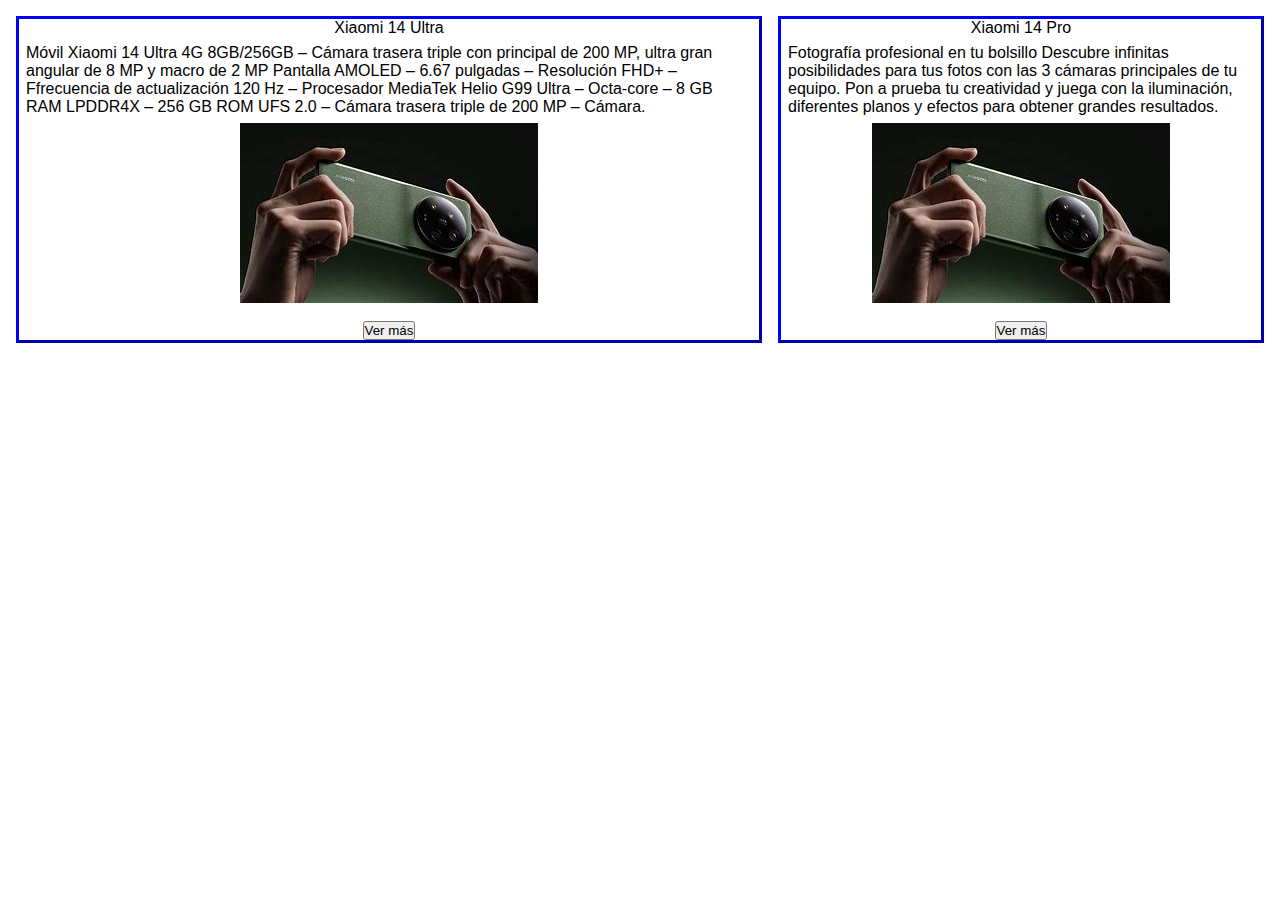
<file: HTML_SENA/index.html>
</html>
<!DOCTYPE html>
<html lang="es">
<head>
    <meta charset="utf-8" />
    <title>Productos</title>
    <meta name="viewport" content="width= width-device-width, initial-scale=1.0"/>
    <link rel="stylesheet" href="./styles.css"
</head>
<header>

</header>
<body>
    
        <section class="cont-cards">
            <article  class="card">            
                <h3>Xiaomi 14 Ultra</h3>
                <P class="parrafo">Móvil Xiaomi 14 Ultra 4G 8GB/256GB – Cámara trasera triple con principal de 200 MP, ultra gran angular de 8 MP y macro de 2 MP
                    Pantalla AMOLED – 6.67 pulgadas – Resolución FHD+ – Ffrecuencia de actualización 120 Hz – Procesador MediaTek Helio G99 Ultra – Octa-core – 8 GB RAM LPDDR4X – 256 GB ROM UFS 2.0 – Cámara trasera triple de 200 MP – Cámara.
                </P>
                <img src="Assets/14Ultra.jfif" alt="">
                <br>
                <button >Ver más</button>
    
            </article>
            <article class="card">
                <h3>Xiaomi 14 Pro</h3>
                <P>
                    Fotografía profesional en tu bolsillo
                    Descubre infinitas posibilidades para tus fotos con las 3 cámaras principales de tu equipo. Pon a prueba tu creatividad y juega con la iluminación, diferentes planos y efectos para obtener grandes resultados.
                </P>
                <img src="Assets/14Ultra.jfif" alt="">
                <br>
                <button>Ver más</button>
    
            </article>

        

        </section>
    
</body>

</html>
</file>
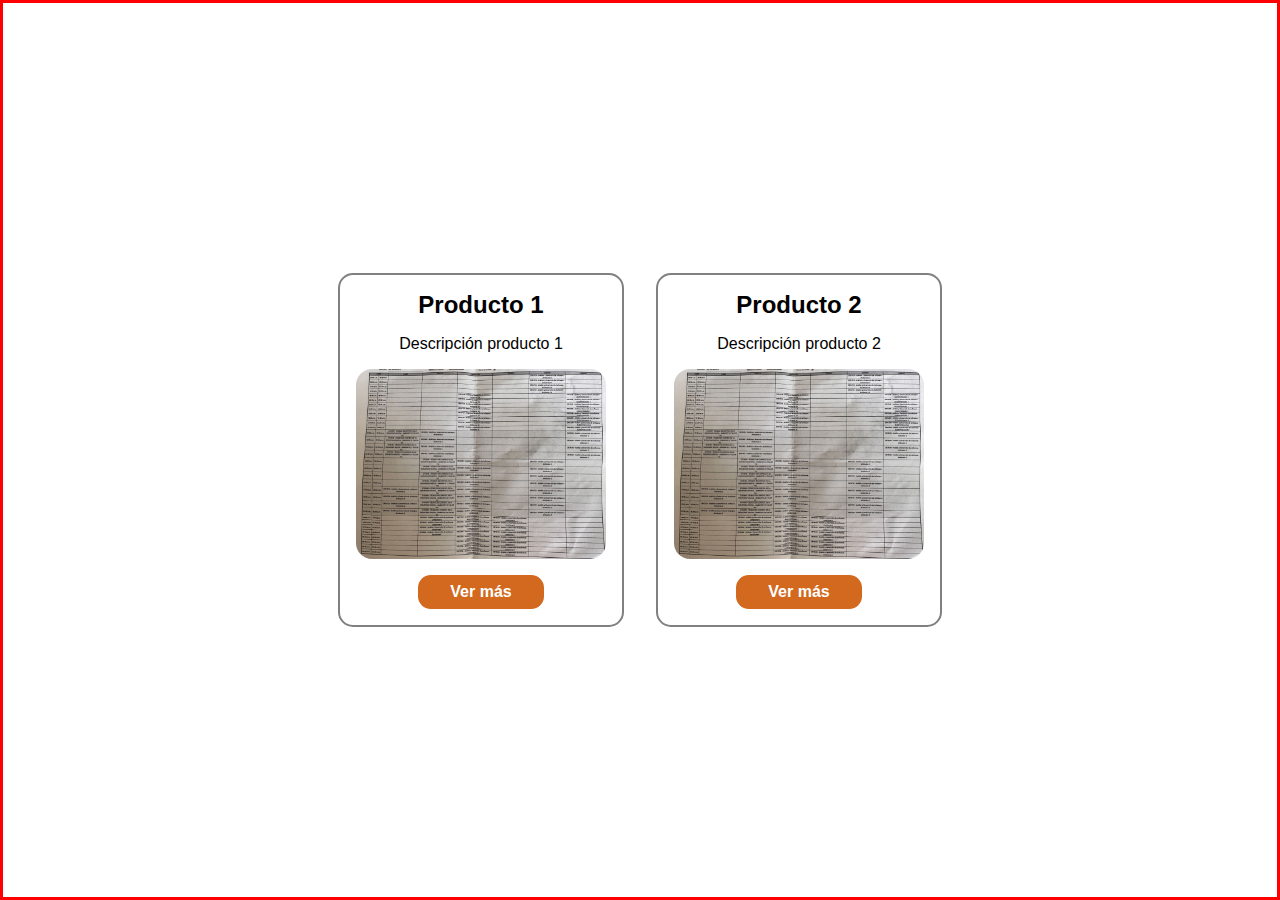
<file: Practica 1 - 06-marzo-2024/index.html>
<!DOCTYPE html>
<html lang="en">
<head>
    <meta charset="UTF-8">
    <meta name="viewport" content="width=device-width, initial-scale=1.0">
    <link rel="stylesheet" href="./style.css">
    <title>Document</title>
</head>
<body>
    <section class="contenedor-cards">
        <article class="card">
            <h3>Producto 1</h3>
            <p>Descripción producto 1</p>
            <img src="./assets/img/img-test.jpeg" alt="img-1" >
            <button>Ver más</button>
        </article>

        <article class="card">
            <h3>Producto 2</h3>
            <p>Descripción producto 2</p>
            <img src="./assets/img/img-test.jpeg" alt="img-2" >
            <button>Ver más</button>
        </article>
    </section>

</body>
</html>
</file>
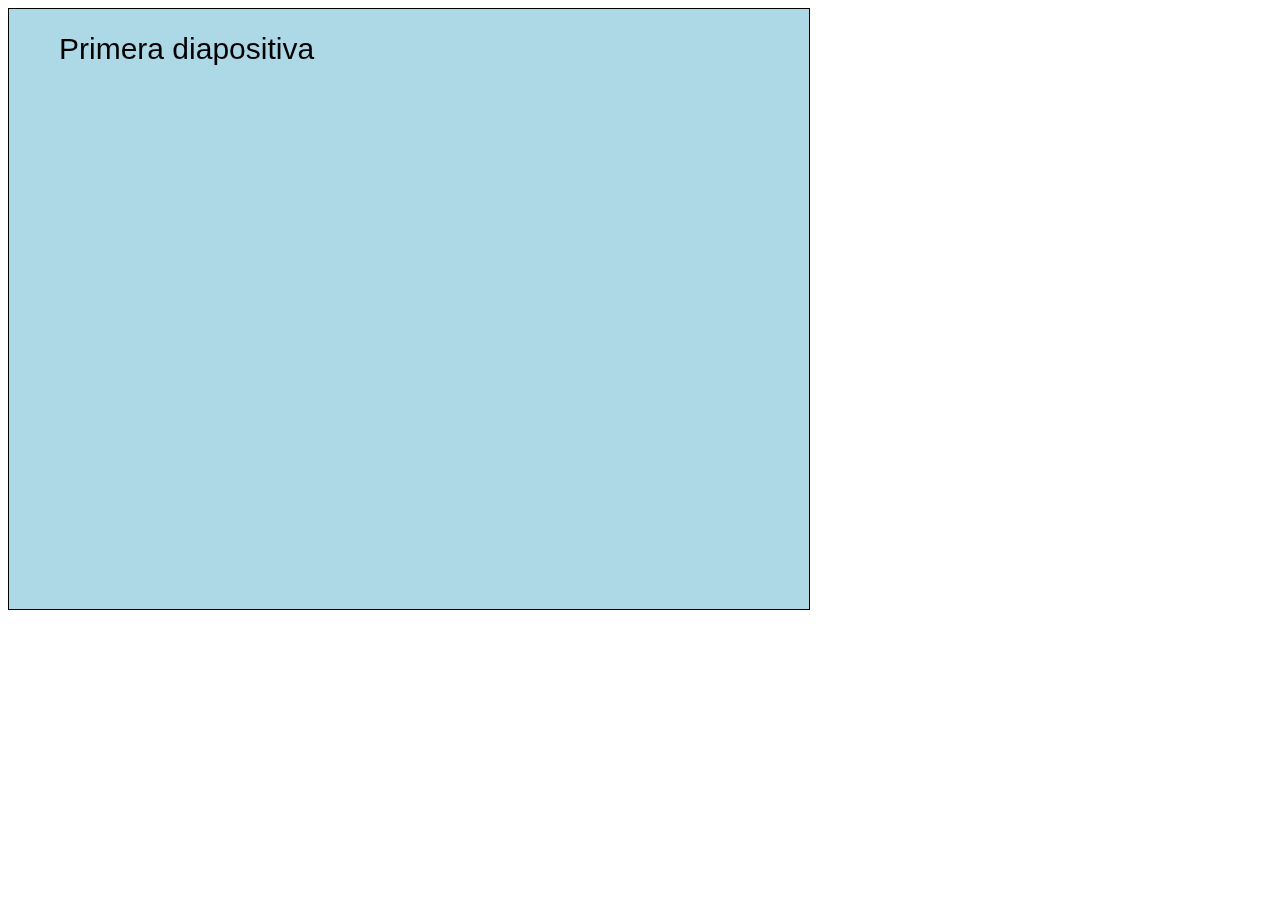
<file: HTML_III/proyecto_canvas/index.html>
<!DOCTYPE html>
<html lang="es">
<head>
<meta charset="UTF-8">
<meta name="viewport" content="width=device-width, initial-scale=1.0">
<title>Presentación tipo Canvas</title>
<style>
  canvas {
    border: 1px solid black;
  }
</style>
</head>
<body>

<canvas id="myCanvas" width="800" height="600"></canvas>

<script>
  // Obtenemos el canvas y el contexto
  var canvas = document.getElementById('myCanvas');
  var ctx = canvas.getContext('2d');

  // Array de diapositivas
  var slides = [
    { backgroundColor: 'lightblue', text: 'Primera diapositiva' },
    { backgroundColor: 'lightgreen', text: 'Segunda diapositiva' },
    { backgroundColor: 'lightcoral', text: 'Tercera diapositiva' }
  ];

  // Función para dibujar una diapositiva
  function drawSlide(slide) {
    ctx.fillStyle = slide.backgroundColor;
    ctx.fillRect(0, 0, canvas.width, canvas.height);
    ctx.fillStyle = 'black';
    ctx.font = '30px Arial';
    ctx.fillText(slide.text, 50, 50);
  }

  // Función para cambiar de diapositiva
  function changeSlide(index) {
    ctx.clearRect(0, 0, canvas.width, canvas.height);
    drawSlide(slides[index]);
  }

  // Dibujamos la primera diapositiva al cargar la página
  drawSlide(slides[0]);

  // Evento para cambiar de diapositiva al hacer clic en el canvas
  var currentSlideIndex = 0;
  canvas.addEventListener('click', function() {
    currentSlideIndex = (currentSlideIndex + 1) % slides.length;
    changeSlide(currentSlideIndex);
  });

</script>

</body>
</html>
</file>
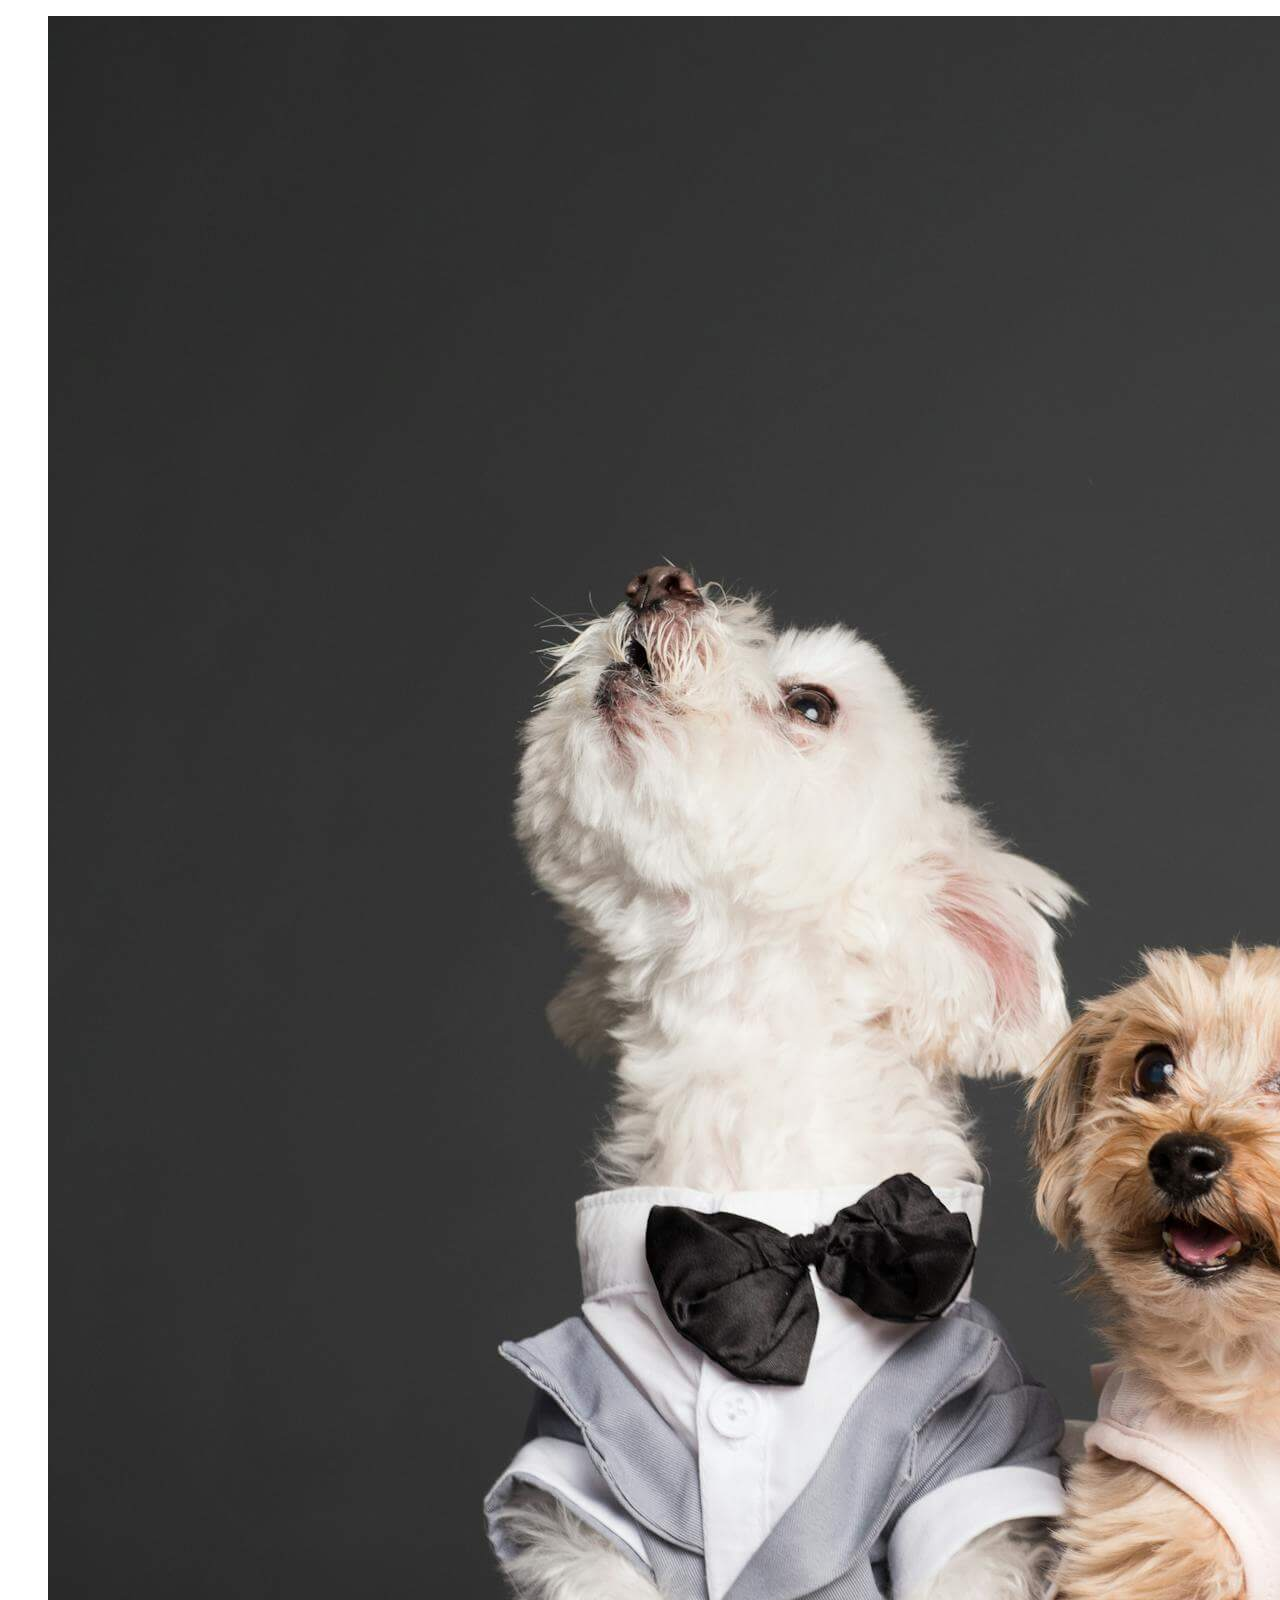
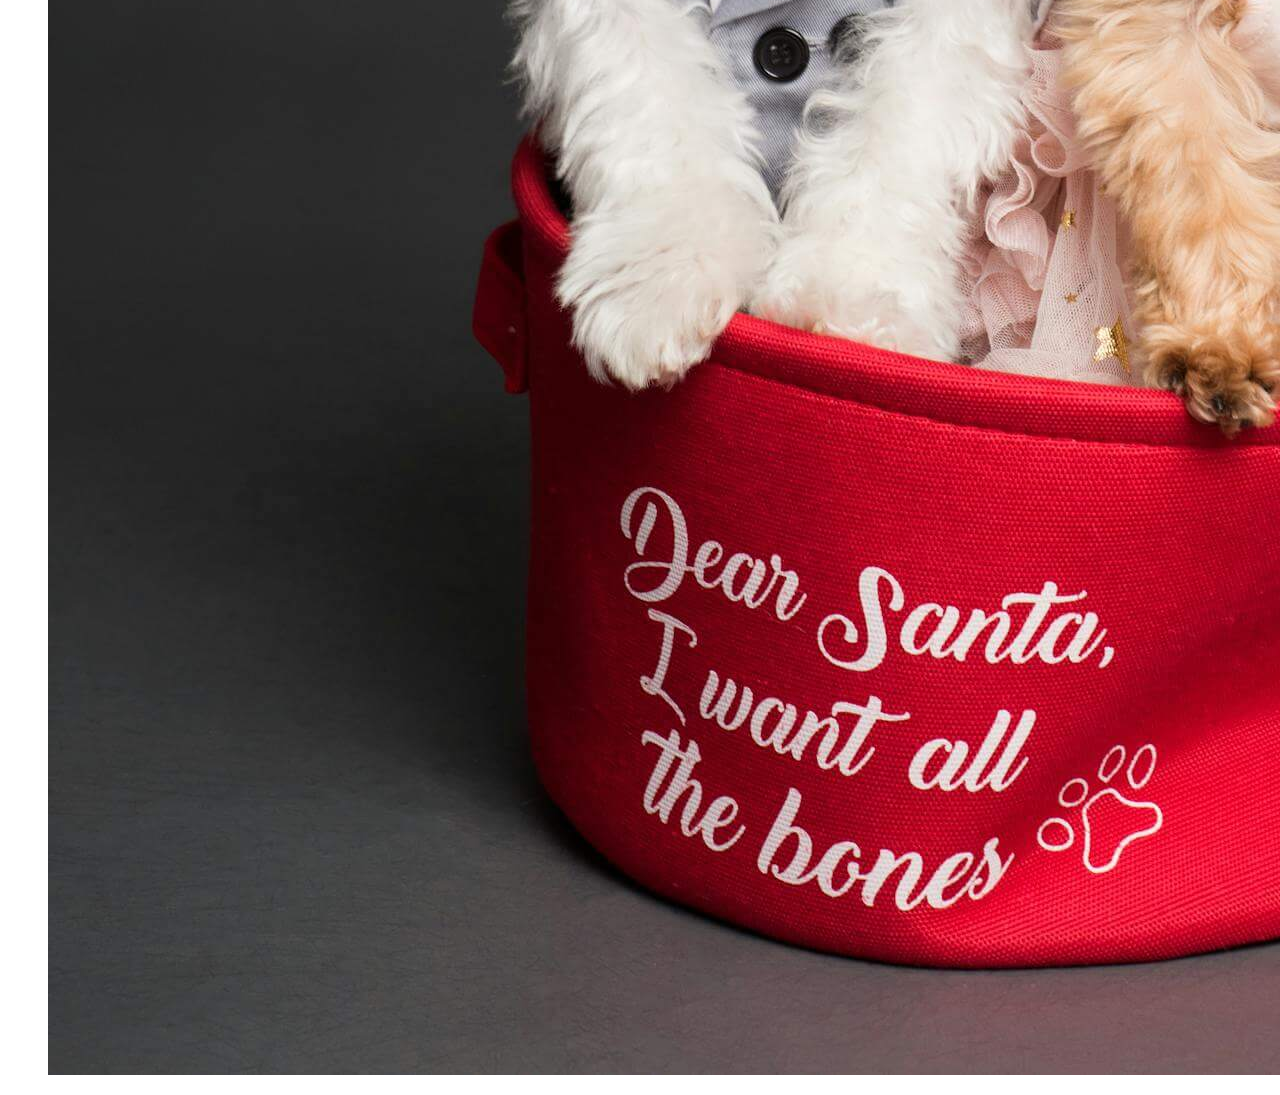
<file: HTML_PLATZI/claseImg/index.html>
<!DOCTYPE html>
<html lang="en">
<head>
    <meta charset="UTF-8">
    <meta name="viewport" content="width=device-width, initial-scale=1.0">
    <title>Document</title>
</head>
<body>
    <main>
        <section>
            <figure>
                <img src="./assets/img/pexels-grande.jpg" alt="Es una imagen de perritos">
            </figure>            
        </section>
    </main>
    
</body>
</html>
</file>
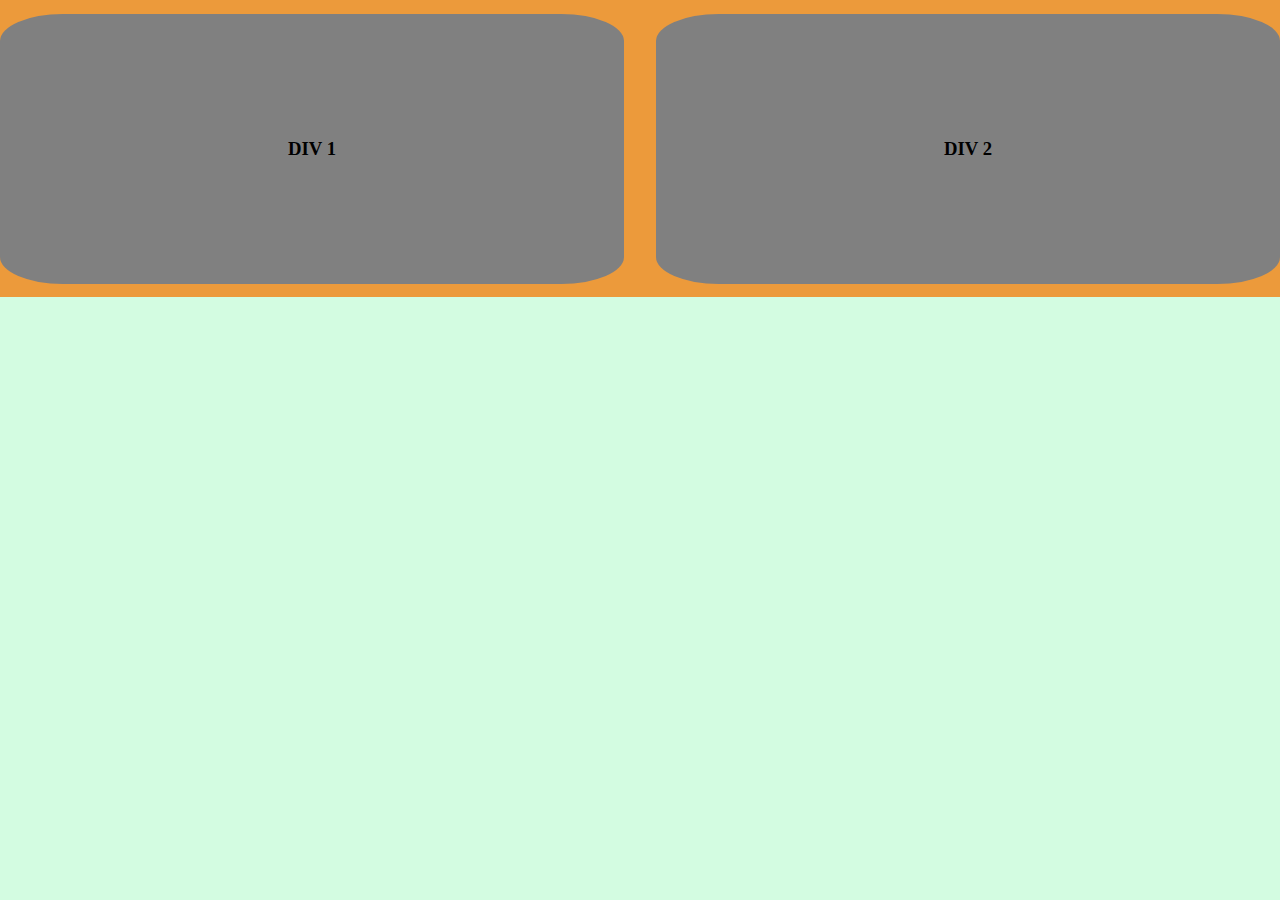
<file: HTML_SENA/Practica_16_03_24/index.html>
<!DOCTYPE html>
<html lang="es">
<head>
    <meta charset="UTF-8">
    <meta name="viewport" content="width=device-width, initial-scale=1.0">
    <title>Reto flex</title>
    <link rel="stylesheet" href="./css/style.css">
</head>
<body>
    <main >
        <section class="Section1">
            <article class="Cards1">
                <h3>DIV 1</h3>
            </article>
            <article class="Cards1">
                <h3>DIV 2</h3>
            </article>
        </section>

    </main>
        
</body>
</html>
</file>
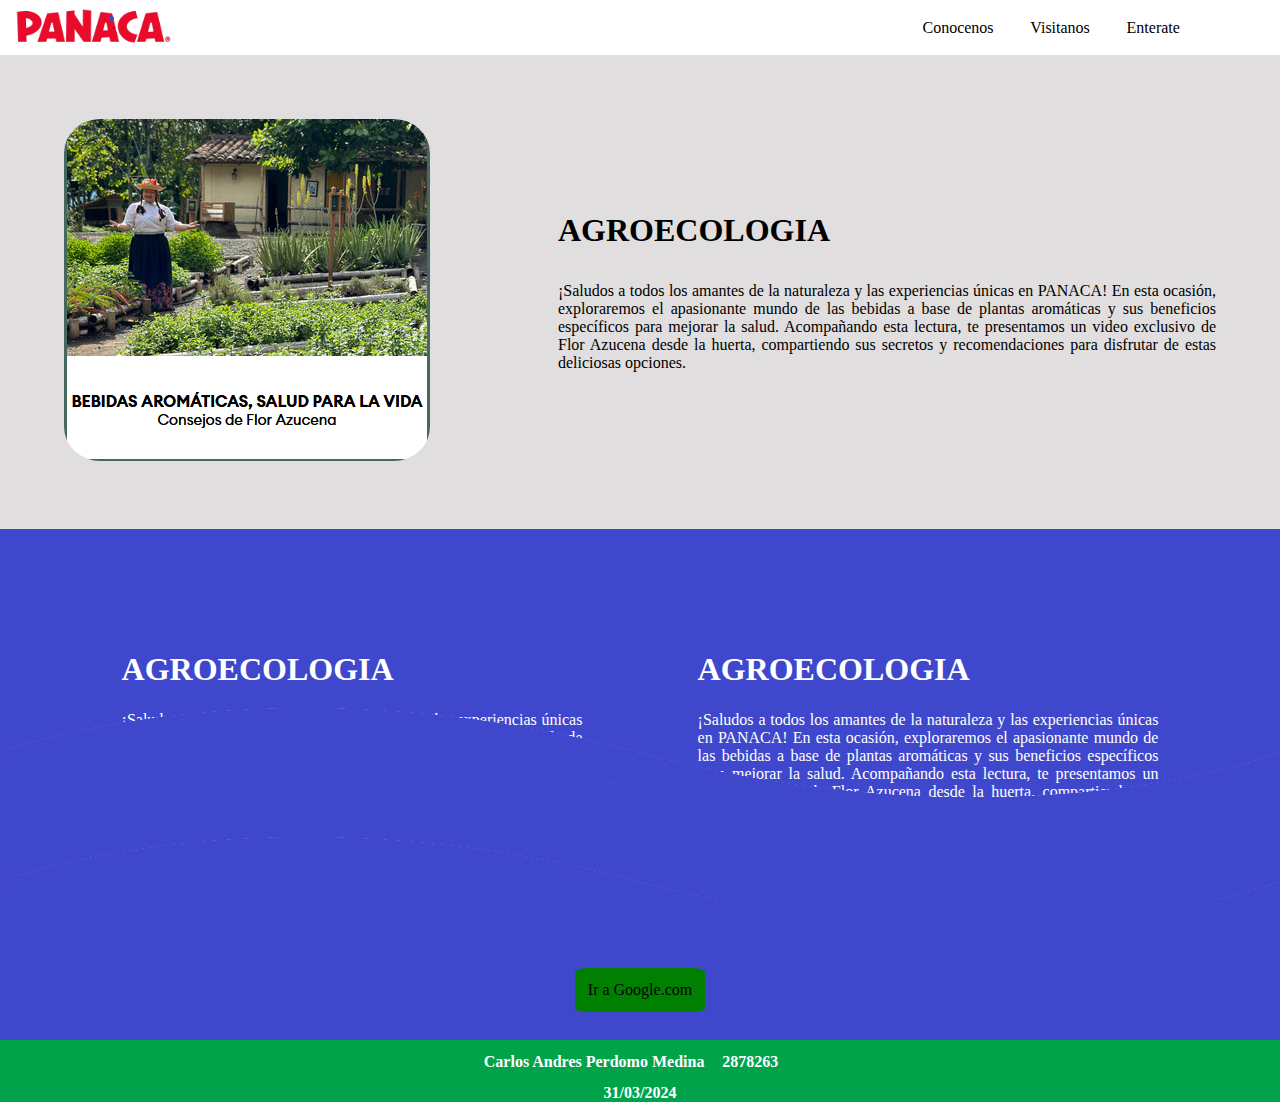
<file: HTML_SENA/ProyectoFinal/index.html>
<!DOCTYPE html>
<html lang="en">
<head>
    <meta charset="UTF-8">
    <meta name="viewport" content="width=device-width, initial-scale=1.0">
    <title>Proyecto SENA</title>
    <link rel="stylesheet" href="./CSS/style.css">
</head>

<body>

    <header>

        <article>
            <img src="./Assets/img/logo.png" alt="Logo compañia">
        </article>

        <nav>
            <a href="">Conocenos</a>
            <a href="">Visitanos</a>
            <a href="">Enterate</a>
        </nav>

    </header>

    <main>
        <section class="SesionIni">

            <article>
                <img src="./Assets/img/granja.PNG" alt="">
            </article>

            <article class="TextoIni">
               <h1>AGROECOLOGIA</h1>
               <P>¡Saludos a todos los amantes de la naturaleza y las experiencias únicas en PANACA!
                En esta ocasión, exploraremos el apasionante mundo de las bebidas a base de plantas 
                aromáticas y sus beneficios específicos para mejorar la salud. Acompañando esta lectura, 
                te presentamos un video exclusivo de Flor Azucena desde la huerta, compartiendo sus secretos
                 y recomendaciones para disfrutar de estas deliciosas opciones. </P>
            </article>

        </section>

        <section class="Ondulacion"></section>

        <section class="SeccionFin">

            <article class="TextoIni">
                <h1>AGROECOLOGIA</h1>
                <P>¡Saludos a todos los amantes de la naturaleza y las experiencias únicas en PANACA!
                 En esta ocasión, exploraremos el apasionante mundo de las bebidas a base de plantas 
                 aromáticas y sus beneficios específicos para mejorar la salud. Acompañando esta lectura, 
                 te presentamos un video exclusivo de Flor Azucena desde la huerta, compartiendo sus secretos
                  y recomendaciones para disfrutar de estas deliciosas opciones. </P> 
             </article>

             <article class="TextoIni">
                <h1>AGROECOLOGIA</h1>
                <P>¡Saludos a todos los amantes de la naturaleza y las experiencias únicas en PANACA!
                 En esta ocasión, exploraremos el apasionante mundo de las bebidas a base de plantas 
                 aromáticas y sus beneficios específicos para mejorar la salud. Acompañando esta lectura, 
                 te presentamos un video exclusivo de Flor Azucena desde la huerta, compartiendo sus secretos
                  y recomendaciones para disfrutar de estas deliciosas opciones. </P> 
             </article>

        </section>
        <section class="buttonGoogle">
            <article>
                <a href="https://www.google.com/">Ir a Google.com</a>
            </article>            
        </section>
    </main>
    <footer>
        <article>
            <h4>Carlos Andres Perdomo Medina</h4>
            <h4>2878263</h4>
        </article>
        <h4>31/03/2024</h4>
    </footer>
    
</body>
</html>
</file>
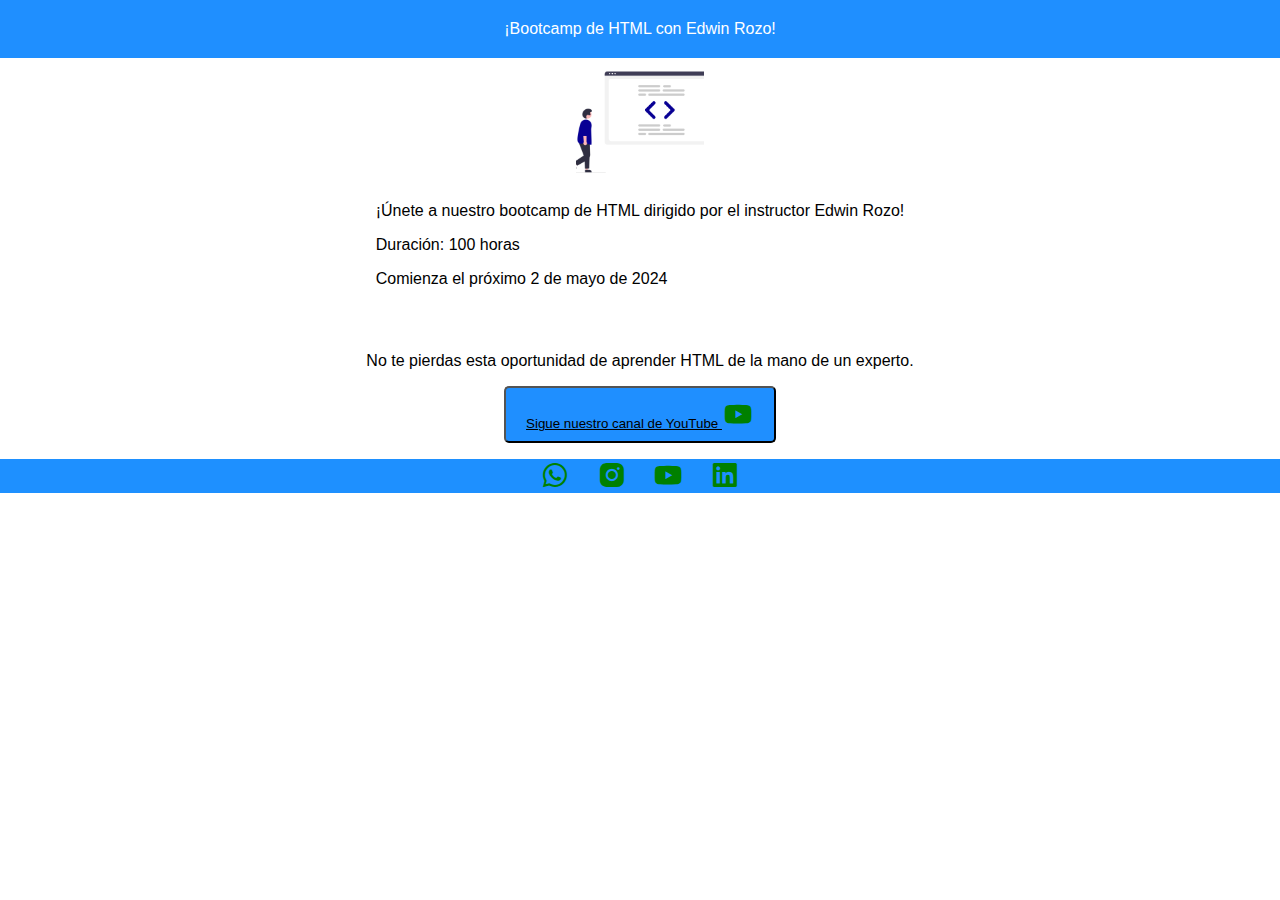
<file: HTML_SENA/reto_24_04-2024/challenge-01/index.html>
<!DOCTYPE html>
<html lang="es">
  <head>
    <meta charset="UTF-8" />
    <meta name="viewport" content="width=device-width, initial-scale=1.0" />
    <title>Bootcamp de HTML con Edwin Rozo</title>
    <link rel="stylesheet" href="./styles.css">  
    <link href='https://unpkg.com/boxicons@2.1.4/css/boxicons.min.css' rel='stylesheet'>
  </head>
  <body>
    <header class="header">
      ¡Bootcamp de HTML con Edwin Rozo!
    </header>

    <main class="main">
      <img src="./profile/profile.png" alt="">
      <section class="intro">
        <p>
          ¡Únete a nuestro bootcamp de HTML dirigido por el instructor Edwin
          Rozo!
        </p>
        <p>Duración: 100 horas</p>
        <p>Comienza el próximo 2 de mayo de 2024</p>
      </section>

      <section class="cta">
        <p>
          No te pierdas esta oportunidad de aprender HTML de la mano de un
          experto.
        </p>
        <button>
          <a class="anchor" href="https://www.youtube.com/edwindev" target="_blank"
            >Sigue nuestro canal de YouTube <i class='bx bxl-youtube'></i></a
          >
        </button>
      </section>
    </main>

    <footer class="footer">
      <div class="social">
        <a href="https://wa.me/tunumero" target="_blank"
          ><i class="bx bxl-whatsapp"></i
        ></a>
        <a href="https://www.instagram.com/tuusuario" target="_blank"
          ><i class="bx bxl-instagram-alt"></i
        ></a>
        <a href="https://www.youtube.com/tucanal" target="_blank"
          ><i class="bx bxl-youtube"></i
        ></a>
        <a href="https://www.linkedin.com/in/tuperfil" target="_blank"
          ><i class="bx bxl-linkedin-square"></i
        ></a>
      </div>
    </footer>
  </body>
</html>
</file>
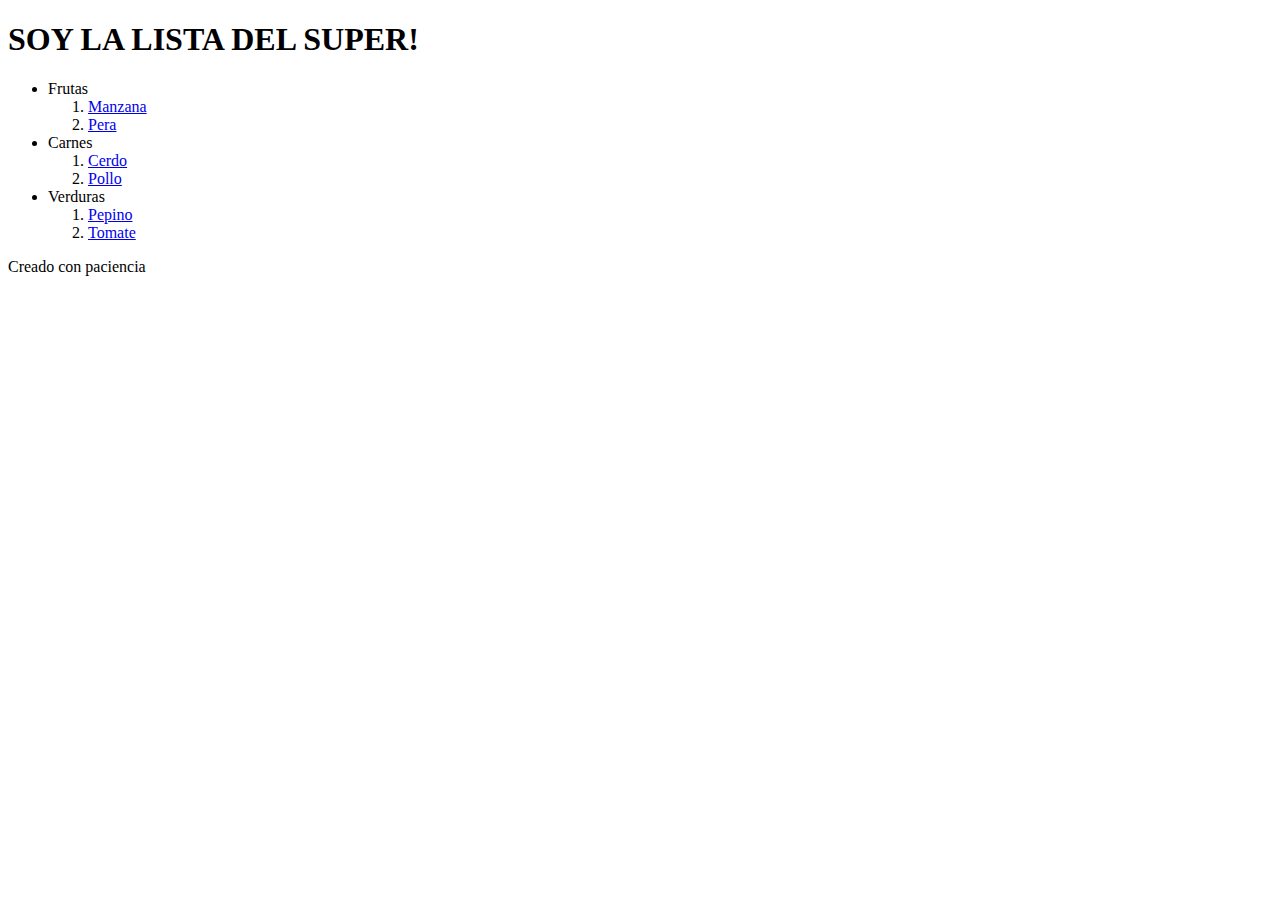
<file: HTML_PLATZI/desafio_1.html>
<!DOCTYPE html>
<html lang="en">
<head>
    <meta charset="UTF-8">
    <meta name="viewport" content="width=device-width, initial-scale=1.0">
    <title>Desfio#1</title>
</head>
<body>
    <header>
        <h1>SOY LA LISTA DEL SUPER!</h1>
    </header>
    <main>
        <section>
            <ul>
                <li>Frutas</li>
                <ol>
                    <li><a href="https://es.wikipedia.org/wiki/Fruta" >Manzana</a></li>
                    <li><a href="https://es.wikipedia.org/wiki/Fruta" >Pera</a></li>
                </ol>
                
                <li>Carnes</li>
                <ol>
                    <li><a href="https://es.wikipedia.org/wiki/Fruta" >Cerdo</a></li>
                    <li><a href="https://es.wikipedia.org/wiki/Fruta" >Pollo</a></li>
                </ol>

                <li>Verduras</li>
                <ol>
                    <li><a href="https://es.wikipedia.org/wiki/Fruta" >Pepino</a></li>
                    <li><a href="https://es.wikipedia.org/wiki/Fruta" >Tomate</a></li>
                </ol>

            </ul>
            <p>Creado con paciencia</p>
        </section>
    </main>
    
</body>
</html>
</file>
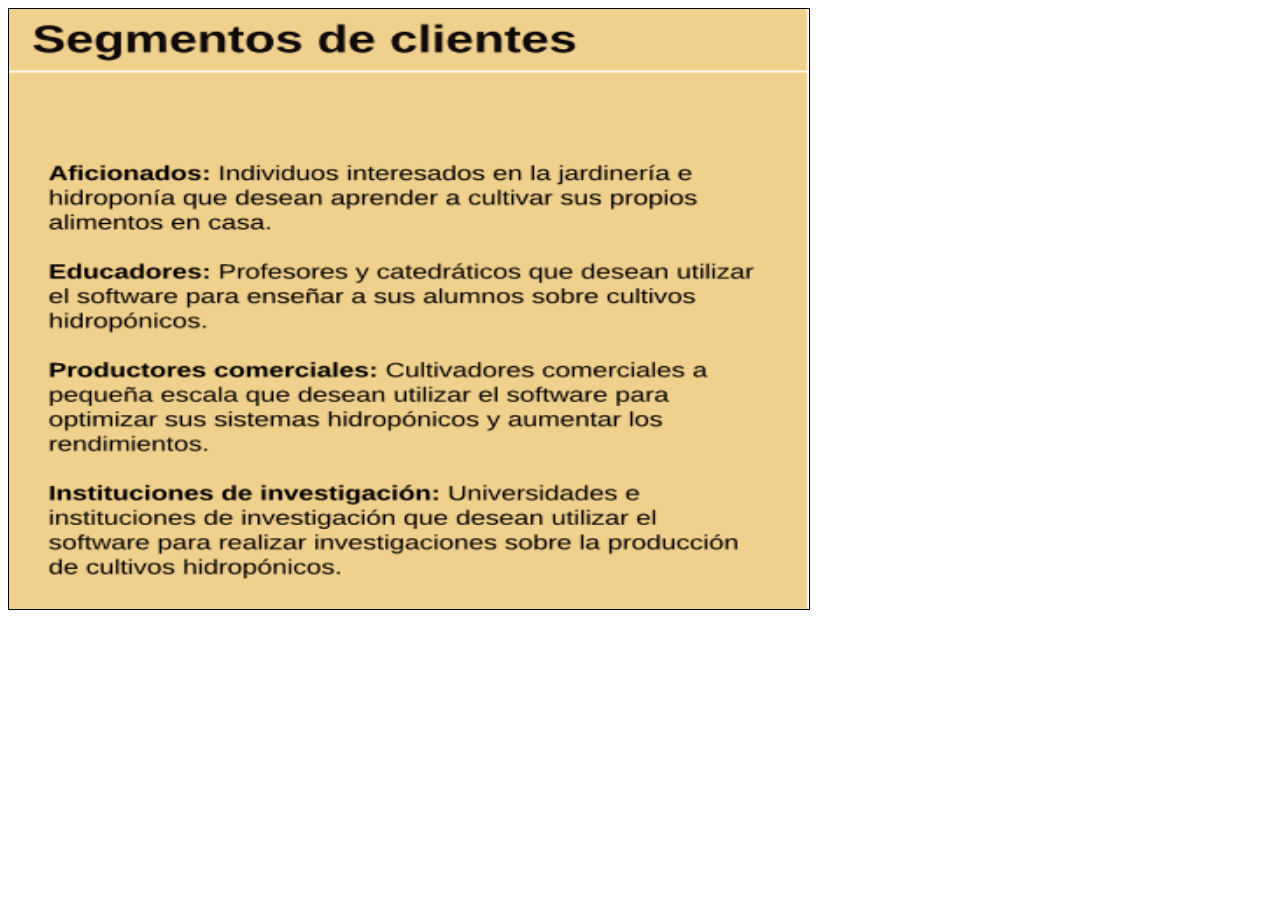
<file: HTML_III/proyecto_canvas/canvas_p.html>
<!DOCTYPE html>
<html lang="en">
<head>
<meta charset="UTF-8">
<meta name="viewport" content="width=device-width, initial-scale=1.0">
<title>Presentación tipo Canvas con Imagen</title>
<style>
  canvas {
    border: 1px solid black;
  }
</style>
</head>
<body>

<canvas id="myCanvas" width="800" height="600"></canvas>

<script>
  var canvas = document.getElementById('myCanvas');
  var ctx = canvas.getContext('2d');

  var slides = [
    { backgroundColor: 'lightblue', text: 'Primera diapositiva', image: 'assets/img/clientes.PNG' },
    { backgroundColor: 'lightgreen', text: 'Segunda diapositiva', image: 'imagen2.jpg' },
    { backgroundColor: 'lightcoral', text: 'Tercera diapositiva', image: 'imagen3.jpg' }
  ];

  function drawSlide(slide) {
    ctx.fillStyle = slide.backgroundColor;
    ctx.fillRect(0, 0, canvas.width, canvas.height);
    ctx.fillStyle = 'black';
    ctx.font = '30px Arial';
    ctx.fillText(slide.text, 50, 50);

    // Cargar la imagen y dibujarla en el canvas
    var img = new Image();
    img.src = slide.image;
    img.onload = function() {
      ctx.drawImage(img, 0, 0, canvas.width, canvas.height);
    };
  }

  function changeSlide(index) {
    ctx.clearRect(0, 0, canvas.width, canvas.height);
    drawSlide(slides[index]);
  }

  drawSlide(slides[0]);

  var currentSlideIndex = 0;
  canvas.addEventListener('click', function() {
    currentSlideIndex = (currentSlideIndex + 1) % slides.length;
    changeSlide(currentSlideIndex);
  });

</script>

</body>
</html>
</file>
<file: HTML_SENA/styles.css>
* {
    margin: 0;
    padding: 0;
    box-sizing: border-box;
}

body{
    height: 100vh;
}

.cont-cards{
    border-color: 3px rgb(221, 26, 26);
    display: flex;
    padding: 1rem;        
    align-items: center;
    flex-direction: row; 
    gap: 1rem;   
    
}
.card{
    border-style: outset;
    border-color: blue;
    display: flex;
    flex-direction: column;
    align-items: center;

}

.card h3{
    font-size: medium;
    font-weight: 100;
    font: 1em sans-serif;    
}

.card p{
    padding: 5px;
    margin: 2px;
    font-size: medium;
    font: 1em sans-serif;
}

.card:hover {
    box-shadow: 5px 5px 10px rgba(21, 20, 20, 0.523);
}
</file>
<file: Practica 1 - 06-marzo-2024/style.css>
* {
    margin: 0;
    padding: 0;
    box-sizing: border-box;
}

body{
    height: 100vh;
}

.contenedor-cards {
    border: 3px solid red;
    display: flex;
    justify-content: center;
    align-items: center;
    height: 100%;
    gap: 2rem;
    flex-wrap: wrap;
}

.card {
    border: 2px solid gray;
    border-radius: 15px;
    padding: 1rem;
    display: flex;
    flex-direction: column;
    align-items: center;
    gap: 1rem;
    transition: all 0.3s ease;
}

.card:hover {
    box-shadow: 5px 5px 10px rgba(21, 20, 20, 0.523);
}

.card  h3 {
    font-size: 1.5rem;
    font-weight: bold;
    font-family: Arial, Helvetica, sans-serif;
}

.card  p {
    font-size: 1rem;
    font-weight: 400;
    font-family: Arial, Helvetica, sans-serif;
}

.card img {
    max-width: 250px;
    border-radius: 1rem;
}

.card button {
    padding: 0.5rem 2rem;
    background-color: chocolate;
    color: #fff;
    font-weight: bold;
    font-size: 1rem;
    border: none;
    border-radius: 0.8rem;
    transition: all 0.3s ease;
    cursor: pointer;
}

.card button:hover {
    background-color: aqua;
}
</file>
<file: HTML_SENA/Practica_16_03_24/css/style.css>
*{
   margin: 0;
   padding: 0;
   box-sizing: border-box; 
}



 main{
    height: 100vh;
    display: flex;
    flex-direction:column;
    background-color: rgb(211, 252, 225);
    
}

.Section1{
    background-color: rgb(236, 154, 59);
    height: 33vh;
    display: flex;
    justify-content: space-around;
    align-items: center; 
    flex-wrap: wrap;  
    gap: 2rem;
     

}
.Cards1{
    background-color: gray;
    height: 30VH;
    width: 30VH;
    border-radius: 10%;
    display: flex;
    justify-content: center;
    align-items: center;
    flex-grow: 2;
    

}


.Section2{
    background-color:blue;
    display: flex;
    justify-content: space-around;
    align-items: center;
    gap: 2 rem;
    flex-direction: row;
    flex-wrap: wrap;

}
.Section3{
    background-color: green;
    display: flex;
    justify-content: space-around;
    align-items: center;
    gap: 2 rem;
    flex-direction: row;
    flex-wrap: wrap;

}
</file>
<file: HTML_SENA/ProyectoFinal/CSS/style.css>
* {
    margin: 0;
    padding: 0;
    box-sizing: border-box;
}

body{
    background-color: blue;
    
}

header{
    display: flex;
    justify-content: space-between;
    align-items: center;
    background-color: white;  
    
    
}

nav{
    display: flex;
    padding-right: 15%;
}

nav a{
    
    padding: 10%;
}

a{
    text-decoration: none;
    color: black;
}

main{
    display: flex;
    flex-direction: column;
    justify-content: center;
    align-items: center;
}

.SesionIni{
    display: flex;
    justify-content: center;
    align-items: center;
    background-color: rgb(224, 222, 222);
    padding: 15%, 15%, 15%, 0%;
    
}
.SesionIni article{
    
    border-radius: 30%;
    padding:5%;
}

.SesionIni article img{
    
    border-radius: 10%;
    
}

.TextoIni{
    display: flex;
    flex-direction: column;    
}

.TextoIni p{
    padding-top: 5%;
    text-align: justify;
}

.Ondulacion{
    position: absolute;
    bottom: 0;
    left: 0;
    height: 100px;
    width: 100%;
    background-image: url(../Assets/img/wave.png);
    padding-bottom: 15%;
    
}

.SeccionFin{
    
    background-color: #3f48cc;
    display: flex;
    justify-content: center;
    align-items: center;
    padding: 5%;
}

.SeccionFin article{
    color: white;
    padding: 5%;
}

.buttonGoogle{
    background-color: #3f48cc;
    display: flex;
    justify-content: center;
    align-items: center;
    width: 100%;
    height: 100px;
    
}
.buttonGoogle article{
    background-color: #3f48cc;
    width: 100%;
    display: flex;
    justify-content: center;
    align-items: center;
}

.buttonGoogle article a{
    background-color: green;
    padding: 1%;
    border-end-end-radius: 10%;
    border-end-start-radius: 10%;
    border-top-left-radius: 10%;
    border-top-right-radius: 10%;
    border-bottom-left-radius: 10%;

}

footer{
    background-color: #00a34a;
    color: white;
    display: flex;
    flex-direction: column;
    justify-content: center;
    align-items: center;
}

footer article{
    display: flex;
    justify-content: center;
    padding: 1%;
    width: 30%;
}

footer article h4{
    padding-right: 5%;
}
</file>
<file: HTML_SENA/reto_24_04-2024/challenge-01/styles.css>
/* Estilos generales */
body {
  width: 100vw;  
  font-family: Arial, sans-serif;
  margin: 0;
  padding: 0;
  background-color: #FFFFFF; /* Blanco */
  display: flex;
  flex-direction: column;
  align-items: center;
}

/* Header */
header {
  background-color: rgb(31, 143, 255); /* Azul */
  width: 100%;
  height: 20%;
  color: #FFFFFF; /* Blanco */
  text-align: center;
  padding: 20px;
}




.anchor {
  background: none;
  color: black;
}

/* Main */
.main {
  width: 100%;
  height: 60%;
  display: flex;
  flex-direction: column;
  align-items: center;
}

img {
  width: 8rem;
  height: 8rem;
  object-fit: cover;
}

/* Sección de introducción */
.intro {
  margin-bottom: 2rem;
}

/* Call to Action */
.cta {
  text-align: center;
}

/* Botón */
button {
  background-color: rgb(31, 143, 255); /* Blanco */
  padding: 10px 20px;  
  border-radius: 5px;
  cursor: pointer;
  text-decoration: none;
}

i {
  font-size: 2rem;
  color: green;
}

/* Footer */
.footer{
  background-color: #1e90ff;
  color: #FFFFFF; /* Blanco */
  text-align: center;  
  width: 100%;
  height: 10%;
  margin-top: 1rem;
}

/* Enlaces sociales */
.social a {
  color: #FFFFFF;
  text-decoration: none;
  margin: 0 10px;
}

.bx bxl-youtube {
  color: red;
}
</file>
